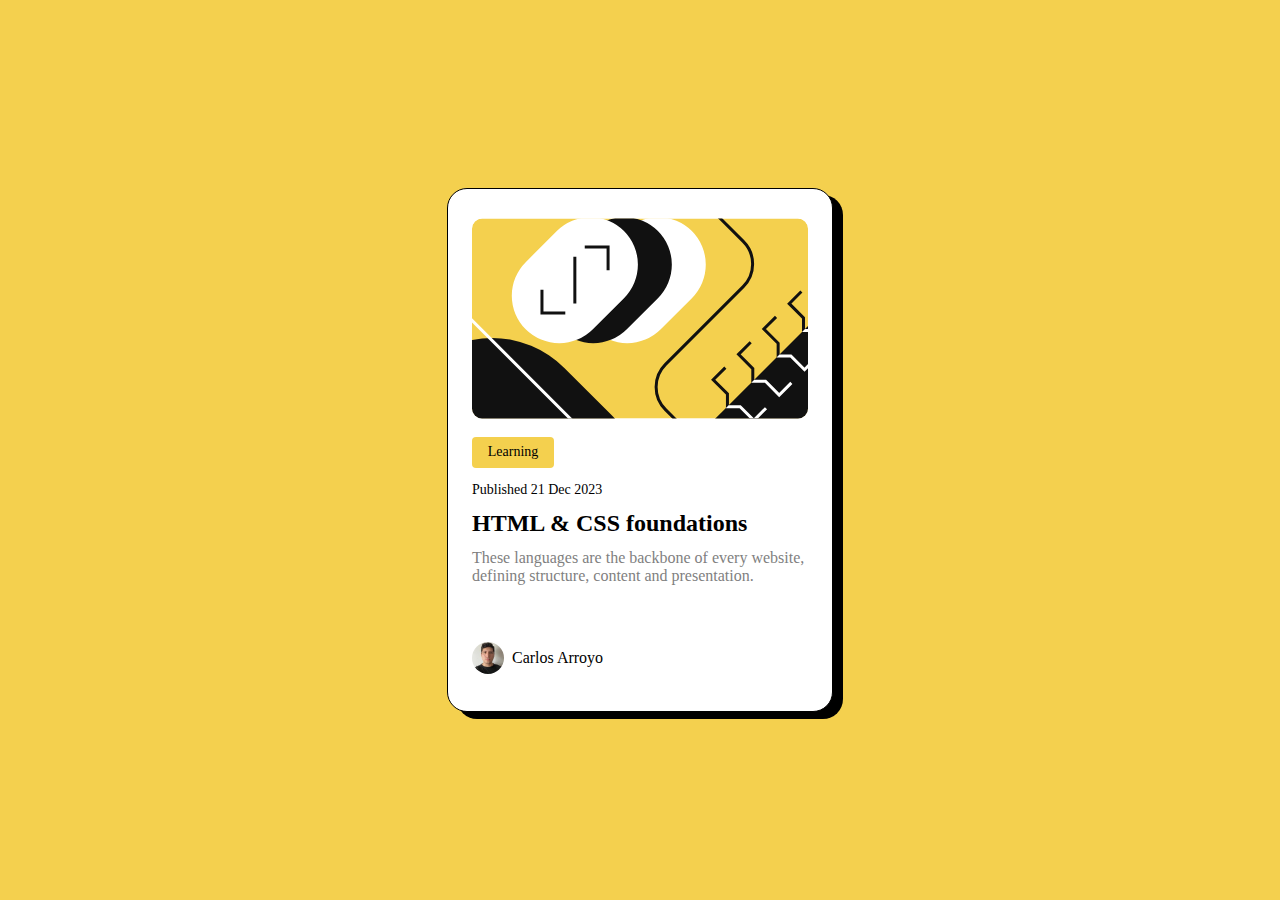
<file: index.html>
<!DOCTYPE html>
<html lang="en">
  <head>
    <meta charset="UTF-8" />
    <meta name="viewport" content="width=device-width, initial-scale=1.0" />
    <title>Blog preview card</title>
    <link rel="preconnect" href="https://fonts.googleapis.com">
    <link rel="stylesheet" href="index.css" />
  </head>
  <body>
    <div class="carta">
      <div class="blogImage"><img src="./imgs/blogimage.svg" alt="" /></div>
      <div class="content">
        <div class="category">Learning</div>
        <div class="publishDate">Published 21 Dec 2023</div>
        <h2 class="title">HTML & CSS foundations</h2>
        <p class="description">
          These languages are the backbone of every website, defining structure,
          content and presentation.
        </p>
        
      </div>
      <div class="author">
        <img src="./imgs/download.png" alt="my photo" />
        <p class="authorName">Carlos Arroyo</p>
    </div>
    </div>
  </body>
</html>
</file>
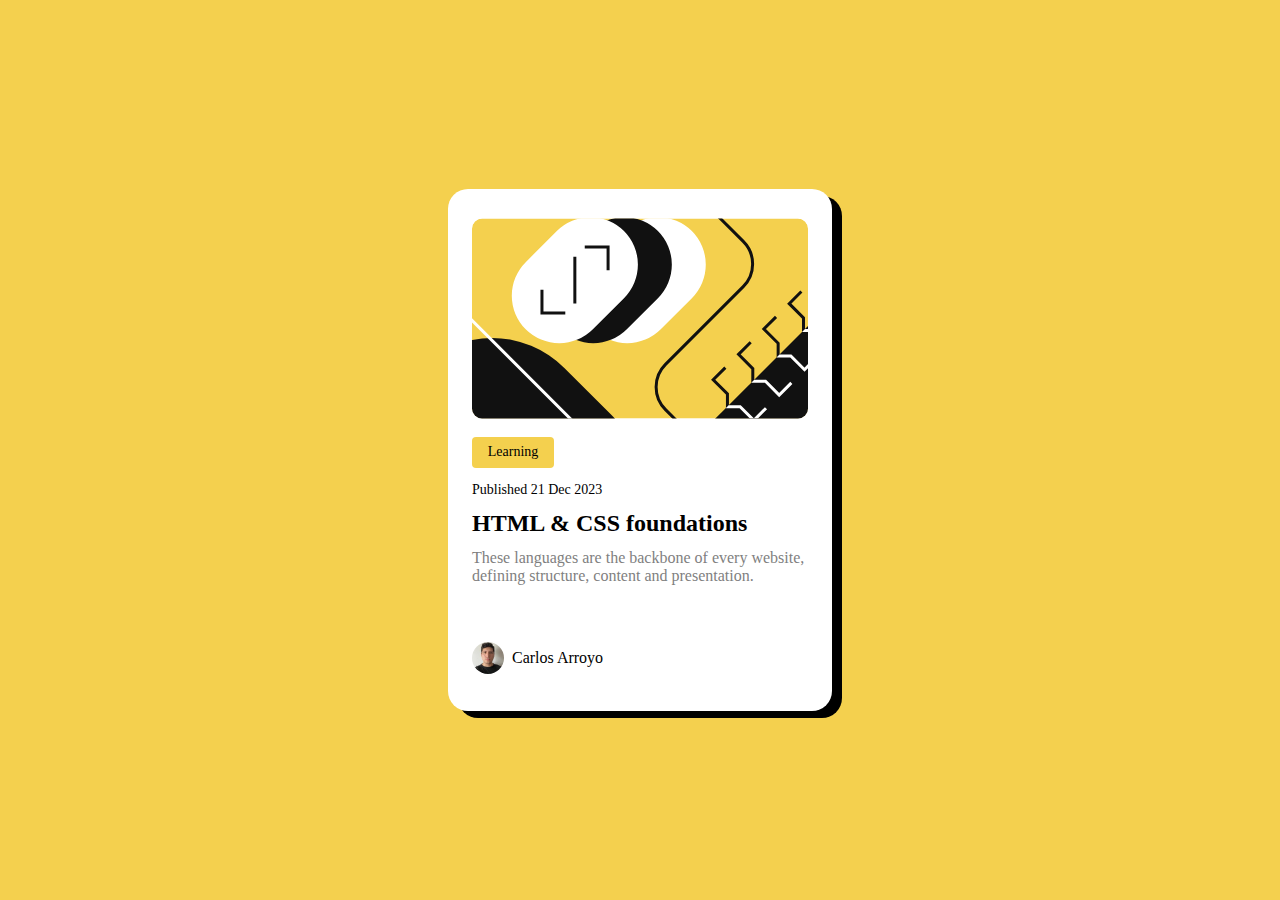
<file: front/index.html>
<!DOCTYPE html>
<html lang="en">
  <head>
    <meta charset="UTF-8" />
    <meta name="viewport" content="width=device-width, initial-scale=1.0" />
    <title>Blog preview card</title>
    <link rel="preconnect" href="https://fonts.googleapis.com">
    <link rel="stylesheet" href="styles/index.css" />
  </head>
  <body>
    <div class="carta">
      <div class="blogImage"><img src="./imgs/blogimage.svg" alt="" /></div>
      <div class="content">
        <div class="category">Learning</div>
        <div class="publishDate">Published 21 Dec 2023</div>
        <h2 class="title">HTML & CSS foundations</h2>
        <p class="description">
          These languages are the backbone of every website, defining structure,
          content and presentation.
        </p>
        
      </div>
      <div class="author">
        <img src="./imgs/download.png" alt="my photo" />
        <p class="authorName">Carlos Arroyo</p>
    </div>
    </div>
  </body>
</html>
</file>
<file: index.css>
:root{
    --white:#FFFFFF;
    --yellow:#F4D04E;
    --grey:#7F7F7F;
    --black: #111111;
}

html, body {
    margin: 0;
    padding: 0;
    height: 100%;
    width: 100%;
  }
body{
    background-color: var(--yellow);
    display: flex;
    justify-content: center;
    align-items: center;
}
div.carta{
    background-color: white;
    display: flex;
    flex-direction: column;
    justify-content: center;
    width: 384px;
    height: 522px;
    border-radius: 20px;
    align-items: center;
    margin: 0;
    box-shadow: 10px 7px  black;
    border: 1px solid black;
}

div.content{
    display: flex;
    flex-direction: column;
    width: 336px;
    height: 194px;
}
.category{
    display: flex;
    justify-content: center;
    align-items: center;
    border-radius: 4px;
    padding: 0.1em 0em;
    margin: 1em 0 ;
    font-size: 14px;
    height: 29px;
    width: 82px;
    font-family: "Figtree extrabold";
    background-color: var(--yellow);
}
.publishDate{
    font-size: 14px;
    font-family: "Figtree bold";
}
.title{
    font-family: "Figtree extrabold";
    margin: 0.5em 0;
}
.content .description{
    color: var(--grey);
    font-size: 16px;
    font-family: "Figtree Medium";
    margin: 0;
}
div.author{
  width: 336px;
  display: flex;
  align-items: center;
  margin-top: 1em;

}
.authorName{
    margin-left: 0.5em;
}
div.author img{
    border-radius: 1em;
    height: 32px;
    width: 32px;
}
</file>
<file: front/styles/index.css>
:root{
    --white:#FFFFFF;
    --yellow:#F4D04E;
    --grey:#7F7F7F;
    --black: #111111;
}

html, body {
    margin: 0;
    padding: 0;
    height: 100%;
    width: 100%;
  }
body{
    background-color: var(--yellow);
    display: flex;
    justify-content: center;
    align-items: center;
}
div.carta{
    background-color: white;
    display: flex;
    flex-direction: column;
    justify-content: center;
    width: 384px;
    height: 522px;
    border-radius: 20px;
    align-items: center;
    margin: 0;
    box-shadow: 10px 7px  black;
}

div.content{
    display: flex;
    flex-direction: column;
    width: 336px;
    height: 194px;
}
.category{
    display: flex;
    justify-content: center;
    align-items: center;
    border-radius: 4px;
    padding: 0.1em 0em;
    margin: 1em 0 ;
    font-size: 14px;
    height: 29px;
    width: 82px;
    font-family: "Figtree extrabold";
    background-color: var(--yellow);
}
.publishDate{
    font-size: 14px;
    font-family: "Figtree bold";
}
.title{
    font-family: "Figtree extrabold";
    margin: 0.5em 0;
}
.content .description{
    color: var(--grey);
    font-size: 16px;
    font-family: "Figtree Medium";
    margin: 0;
}
div.author{
  width: 336px;
  display: flex;
  align-items: center;
  margin-top: 1em;

}
.authorName{
    margin-left: 0.5em;
}
div.author img{
    border-radius: 1em;
    height: 32px;
    width: 32px;
}
</file>
